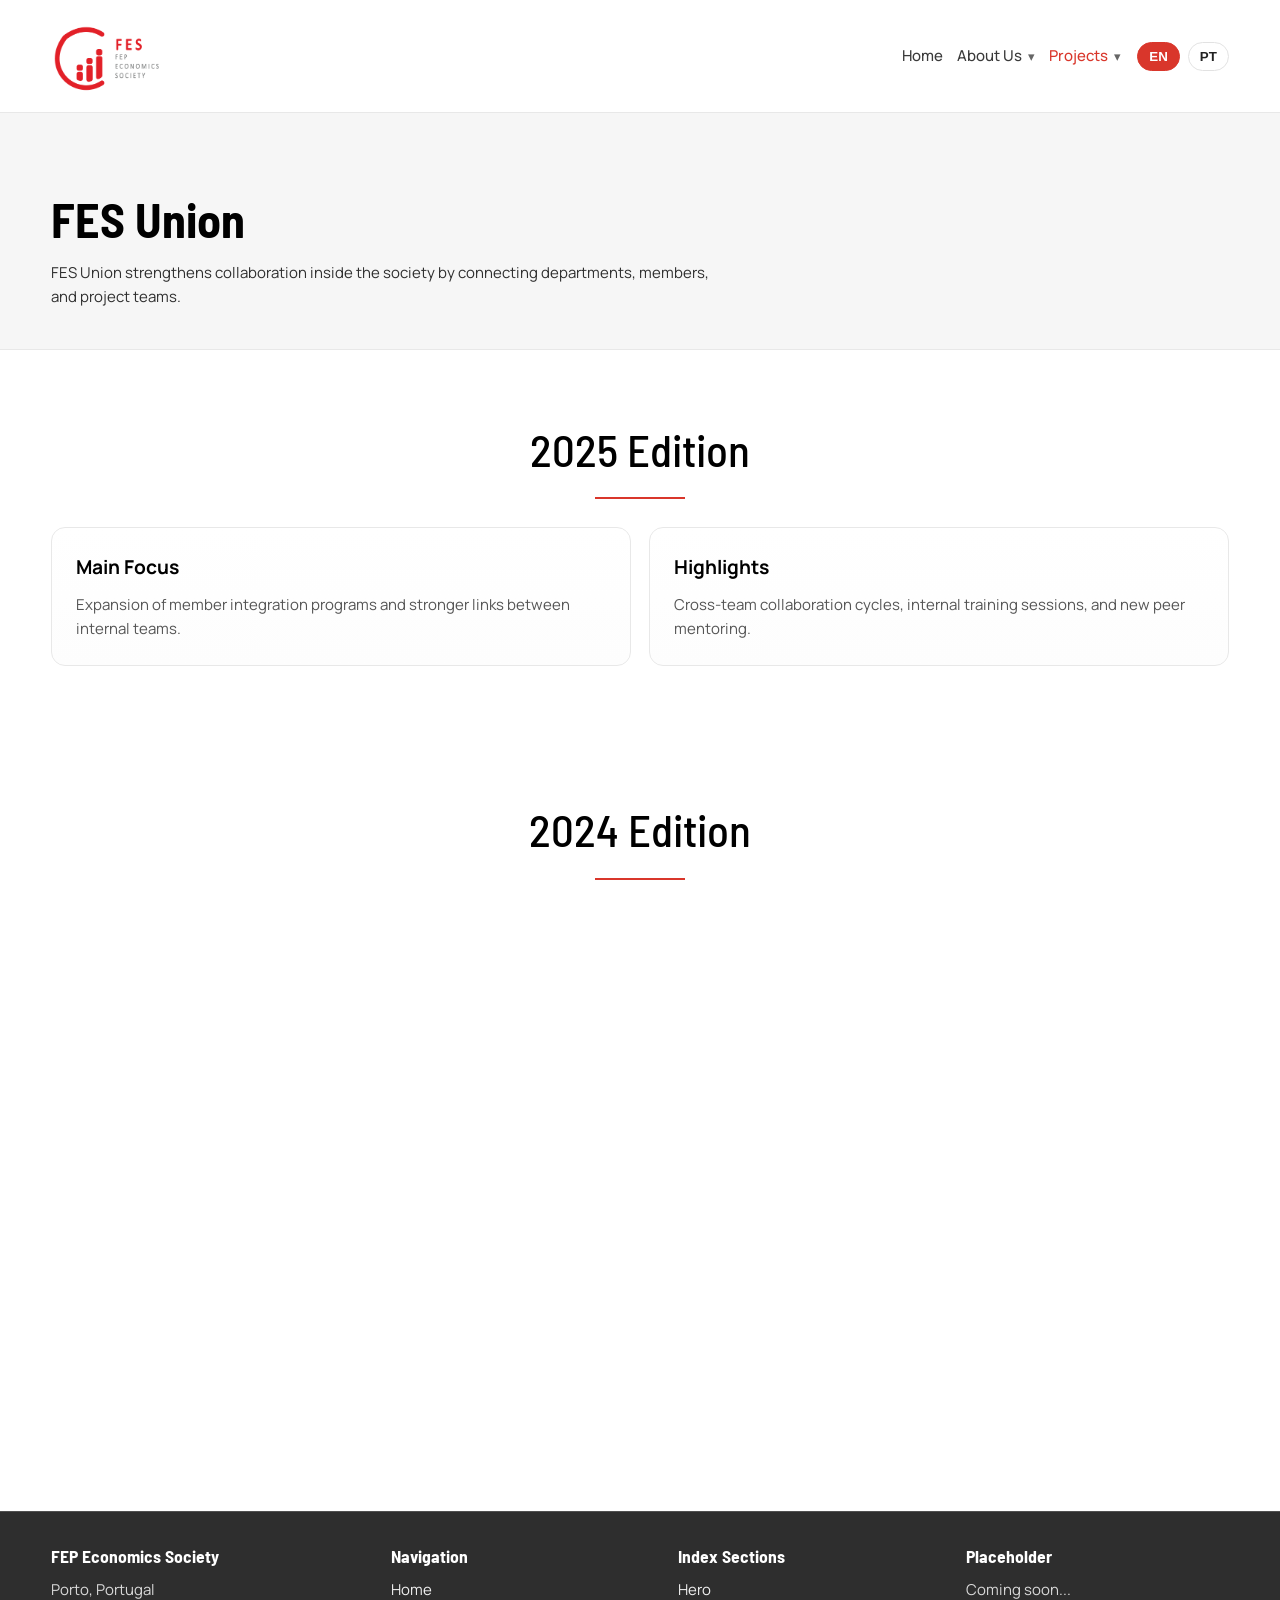
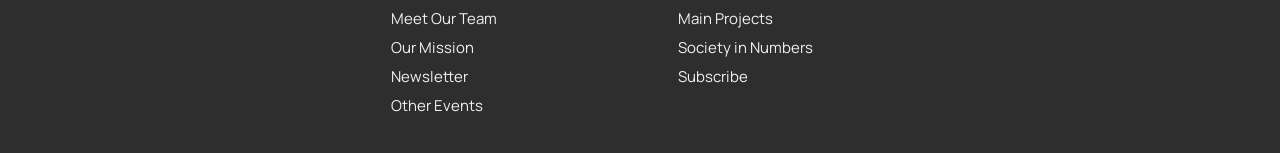
<file: fes-union.html>
﻿<!DOCTYPE html>
<html lang="en">
<head>
  <meta charset="UTF-8" />
  <meta name="viewport" content="width=device-width, initial-scale=1.0" />
  <title>FES Union | FEP Economics Society</title>
  <link rel="preconnect" href="https://fonts.googleapis.com" />
  <link rel="preconnect" href="https://fonts.gstatic.com" crossorigin />
  <link href="https://fonts.googleapis.com/css2?family=Montserrat:wght@400;500;600;700;800&display=swap" rel="stylesheet" />
  <link rel="stylesheet" href="assets/css/styles.css" />
</head>
<body>
  <header class="topbar">
    <div class="container nav">
      <a class="brand" href="index.html" aria-label="FEP Economics Society home">
        <img class="brand-logo" src="assets/images/logo-vetorial.png" alt="FEP Economics Society" />
      </a>
      <button class="menu-toggle" aria-expanded="false" data-en="Menu" data-pt="Menu">Menu</button>
      <div class="menu-panel">
        <nav class="nav-links">
          <a href="index.html" data-en="Home" data-pt="Inicio">Home</a>
          <details class="nav-dropdown">
            <summary data-en="About Us" data-pt="Sobre Nos">About Us</summary>
            <div class="dropdown-menu">
              <a href="team.html" data-en="Meet Our Team" data-pt="Conhece a Equipa">Meet Our Team</a>
              <a href="our-mission.html" data-en="Our Mission" data-pt="A Nossa Missao">Our Mission</a>
            </div>
          </details>
          <details class="nav-dropdown active-dropdown">
            <summary data-en="Projects" data-pt="Projetos">Projects</summary>
            <div class="dropdown-menu">
              <a href="newsletter.html" data-en="Newsletter" data-pt="Newsletter">Newsletter</a>
              <a class="active" href="fes-union.html" data-en="FES Union" data-pt="FES Union">FES Union</a>
              <a href="semana-orcamento-estado.html" data-en="State Budget Week" data-pt="Semana do Orcamento de Estado">State Budget Week</a>
              <a href="other-events.html" data-en="Other Events" data-pt="Outros Eventos">Other Events</a>
            </div>
          </details></nav>
        <div class="lang-switch">
          <button id="btn-en" class="active">EN</button>
          <button id="btn-pt">PT</button>
        </div>
      </div>
    </div>
  </header>

  <main>
    <section class="project-header">
      <div class="container">
        <h1 data-en="FES Union" data-pt="FES Union">FES Union</h1>
        <p data-en="FES Union strengthens collaboration inside the society by connecting departments, members, and project teams."
           data-pt="A FES Union reforca a colaboracao dentro da sociedade, ligando departamentos, membros e equipas de projeto.">
          FES Union strengthens collaboration inside the society by connecting departments, members, and project teams.
        </p>
      </div>
    </section>

    <section>
      <div class="container">
        <h2 class="section-title" data-en="2025 Edition" data-pt="Edicao 2025">2025 Edition</h2>
        <div class="grid-2">
          <article class="card">
            <h3 data-en="Main Focus" data-pt="Foco Principal">Main Focus</h3>
            <p data-en="Expansion of member integration programs and stronger links between internal teams."
               data-pt="Expansao dos programas de integracao de membros e ligacoes mais fortes entre equipas internas.">
              Expansion of member integration programs and stronger links between internal teams.
            </p>
          </article>
          <article class="card">
            <h3 data-en="Highlights" data-pt="Destaques">Highlights</h3>
            <p data-en="Cross-team collaboration cycles, internal training sessions, and new peer mentoring."
               data-pt="Ciclos de colaboracao entre equipas, sessoes internas de formacao e nova mentoria entre pares.">
              Cross-team collaboration cycles, internal training sessions, and new peer mentoring.
            </p>
          </article>
        </div>
      </div>
    </section>

    <section>
      <div class="container">
        <h2 class="section-title" data-en="2024 Edition" data-pt="Edicao 2024">2024 Edition</h2>
        <div class="grid-2">
          <article class="card">
            <h3 data-en="Main Focus" data-pt="Foco Principal">Main Focus</h3>
            <p data-en="Standardization of internal workflows and creation of shared planning frameworks."
               data-pt="Normalizacao de fluxos internos e criacao de estruturas partilhadas de planeamento.">
              Standardization of internal workflows and creation of shared planning frameworks.
            </p>
          </article>
          <article class="card">
            <h3 data-en="Highlights" data-pt="Destaques">Highlights</h3>
            <p data-en="Department coordination meetings and broader participation in joint activities."
               data-pt="Reunioes de coordenacao entre departamentos e maior participacao em atividades conjuntas.">
              Department coordination meetings and broader participation in joint activities.
            </p>
          </article>
        </div>
      </div>
    </section>

    <section>
      <div class="container">
        <h2 class="section-title" data-en="2023 Edition" data-pt="Edicao 2023">2023 Edition</h2>
        <div class="grid-2">
          <article class="card">
            <h3 data-en="Main Focus" data-pt="Foco Principal">Main Focus</h3>
            <p data-en="Foundation year dedicated to creating the FES Union structure and onboarding model."
               data-pt="Ano de base dedicado a criar a estrutura da FES Union e o modelo de onboarding.">
              Foundation year dedicated to creating the FES Union structure and onboarding model.
            </p>
          </article>
          <article class="card">
            <h3 data-en="Highlights" data-pt="Destaques">Highlights</h3>
            <p data-en="Pilot initiatives for member support and first internal collaboration roadmap."
               data-pt="Iniciativas-piloto de apoio aos membros e primeiro roteiro interno de colaboracao.">
              Pilot initiatives for member support and first internal collaboration roadmap.
            </p>
          </article>
        </div>
      </div>
    </section>
  </main>

    <footer>
    <div class="container footer-grid">
      <div class="footer-col">
        <h4 data-en="FEP Economics Society" data-pt="FEP Economics Society">FEP Economics Society</h4>
        <p data-en="Porto, Portugal" data-pt="Porto, Portugal">Porto, Portugal</p>
      </div>
      <div class="footer-col">
        <h4 data-en="Navigation" data-pt="Navegacao">Navigation</h4>
        <a href="index.html" data-en="Home" data-pt="Inicio">Home</a>
        <a href="team.html" data-en="Meet Our Team" data-pt="Conhece a Equipa">Meet Our Team</a>
              <a href="our-mission.html" data-en="Our Mission" data-pt="A Nossa Missao">Our Mission</a>
        <a href="newsletter.html" data-en="Newsletter" data-pt="Newsletter">Newsletter</a>
        <a href="other-events.html" data-en="Other Events" data-pt="Outros Eventos">Other Events</a>
      </div>
      <div class="footer-col">
        <h4 data-en="Index Sections" data-pt="Secoes da Pagina Inicial">Index Sections</h4>
        <a href="index.html#home-hero" data-en="Hero" data-pt="Capa">Hero</a>
        <a href="index.html#main-projects" data-en="Main Projects" data-pt="Projetos Principais">Main Projects</a>
        <a href="index.html#society-numbers" data-en="Society in Numbers" data-pt="Sociedade em Numeros">Society in Numbers</a>
        <a href="index.html#subscribe-newsletter" data-en="Subscribe" data-pt="Subscricao">Subscribe</a>
      </div>
      <div class="footer-col">
        <h4 data-en="Placeholder" data-pt="Espaco Reservado">Placeholder</h4>
        <p data-en="Coming soon..." data-pt="Em breve...">Coming soon...</p>
      </div>
    </div>
  </footer>
  <script src="assets/js/script.js"></script>
</body>
</html>
</file>
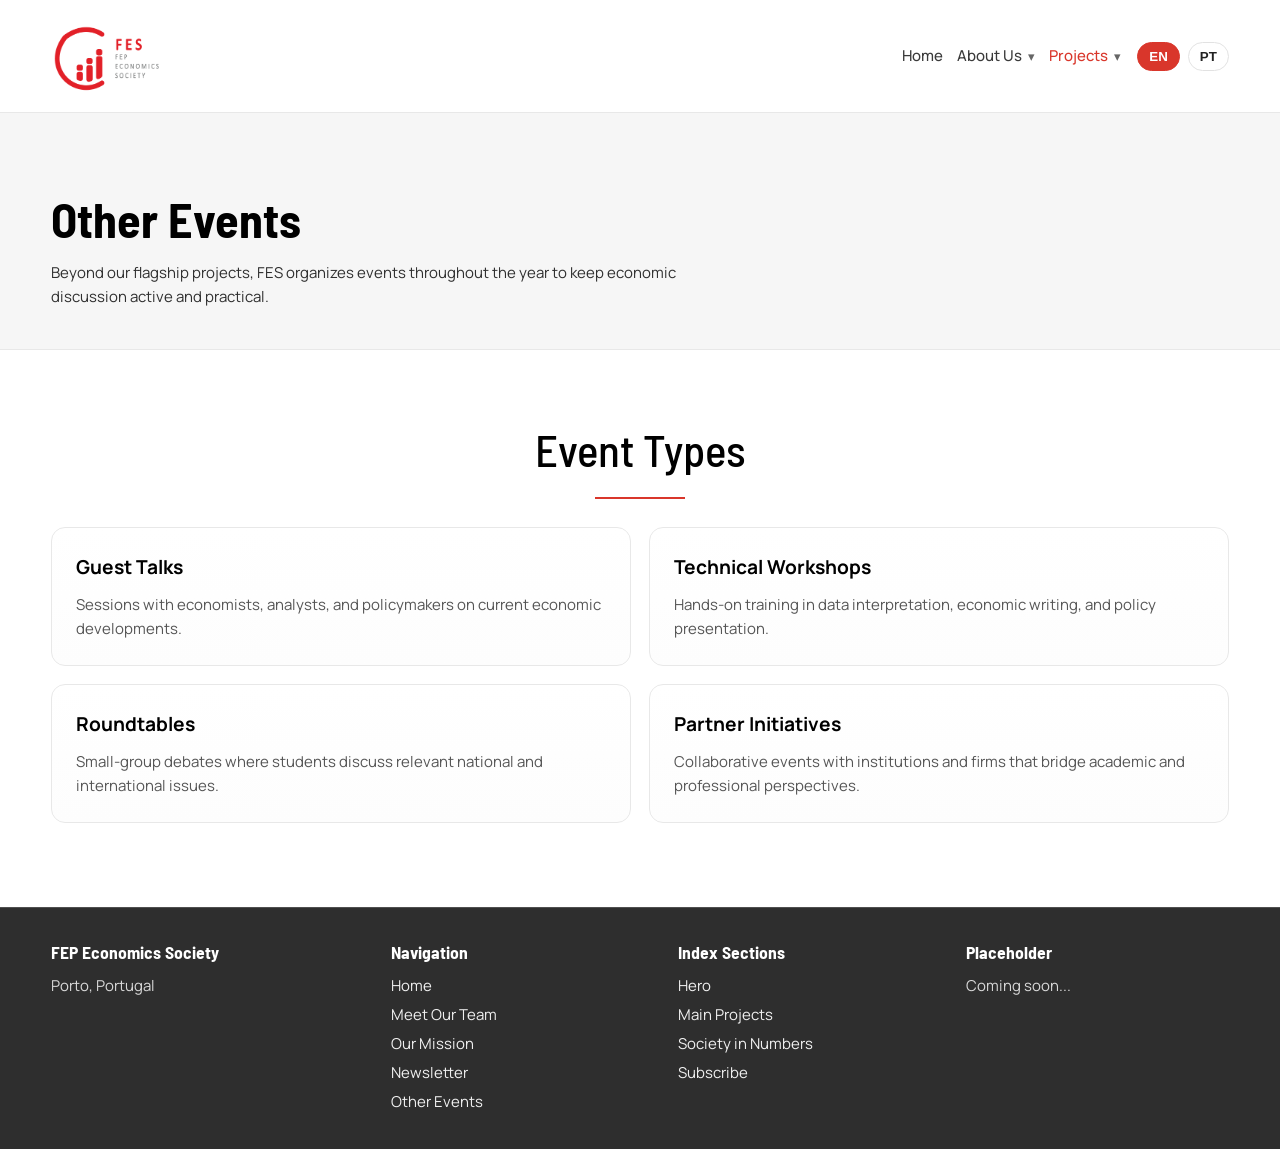
<file: other-events.html>
﻿<!DOCTYPE html>
<html lang="en">
<head>
  <meta charset="UTF-8" />
  <meta name="viewport" content="width=device-width, initial-scale=1.0" />
  <title>Other Events | FEP Economics Society</title>
  <link rel="preconnect" href="https://fonts.googleapis.com" />
  <link rel="preconnect" href="https://fonts.gstatic.com" crossorigin />
  <link href="https://fonts.googleapis.com/css2?family=Montserrat:wght@400;500;600;700;800&display=swap" rel="stylesheet" />
  <link rel="stylesheet" href="assets/css/styles.css" />
</head>
<body>
  <header class="topbar">
    <div class="container nav">
      <a class="brand" href="index.html" aria-label="FEP Economics Society home">
        <img class="brand-logo" src="assets/images/logo-vetorial.png" alt="FEP Economics Society" />
      </a>
      <button class="menu-toggle" aria-expanded="false" data-en="Menu" data-pt="Menu">Menu</button>
      <div class="menu-panel">
        <nav class="nav-links">
          <a href="index.html" data-en="Home" data-pt="Inicio">Home</a>
          <details class="nav-dropdown">
            <summary data-en="About Us" data-pt="Sobre Nos">About Us</summary>
            <div class="dropdown-menu">
              <a href="team.html" data-en="Meet Our Team" data-pt="Conhece a Equipa">Meet Our Team</a>
              <a href="our-mission.html" data-en="Our Mission" data-pt="A Nossa Missao">Our Mission</a>
            </div>
          </details>
          <details class="nav-dropdown active-dropdown">
            <summary data-en="Projects" data-pt="Projetos">Projects</summary>
            <div class="dropdown-menu">
              <a href="newsletter.html" data-en="Newsletter" data-pt="Newsletter">Newsletter</a>
              <a href="fes-union.html" data-en="FES Union" data-pt="FES Union">FES Union</a>
              <a href="semana-orcamento-estado.html" data-en="State Budget Week" data-pt="Semana do Orcamento de Estado">State Budget Week</a>
              <a class="active" href="other-events.html" data-en="Other Events" data-pt="Outros Eventos">Other Events</a>
            </div>
          </details></nav>
        <div class="lang-switch">
          <button id="btn-en" class="active">EN</button>
          <button id="btn-pt">PT</button>
        </div>
      </div>
    </div>
  </header>

  <main>
    <section class="project-header">
      <div class="container">
        <h1 data-en="Other Events" data-pt="Outros Eventos">Other Events</h1>
        <p data-en="Beyond our flagship projects, FES organizes events throughout the year to keep economic discussion active and practical."
           data-pt="Para alem dos projetos principais, a FES organiza eventos ao longo do ano para manter a discussao economica ativa e pratica.">
          Beyond our flagship projects, FES organizes events throughout the year to keep economic discussion active and practical.
        </p>
      </div>
    </section>

    <section>
      <div class="container">
        <h2 class="section-title" data-en="Event Types" data-pt="Tipos de Eventos">Event Types</h2>
        <div class="grid-2">
          <article class="card">
            <h3 data-en="Guest Talks" data-pt="Palestras com Convidados">Guest Talks</h3>
            <p data-en="Sessions with economists, analysts, and policymakers on current economic developments."
               data-pt="Sessoes com economistas, analistas e decisores sobre desenvolvimentos economicos atuais.">
              Sessions with economists, analysts, and policymakers on current economic developments.
            </p>
          </article>
          <article class="card">
            <h3 data-en="Technical Workshops" data-pt="Workshops Tecnicos">Technical Workshops</h3>
            <p data-en="Hands-on training in data interpretation, economic writing, and policy presentation."
               data-pt="Formacao pratica em interpretacao de dados, escrita economica e apresentacao de politica publica.">
              Hands-on training in data interpretation, economic writing, and policy presentation.
            </p>
          </article>
          <article class="card">
            <h3 data-en="Roundtables" data-pt="Mesas Redondas">Roundtables</h3>
            <p data-en="Small-group debates where students discuss relevant national and international issues."
               data-pt="Debates em pequenos grupos onde estudantes discutem temas nacionais e internacionais relevantes.">
              Small-group debates where students discuss relevant national and international issues.
            </p>
          </article>
          <article class="card">
            <h3 data-en="Partner Initiatives" data-pt="Iniciativas com Parceiros">Partner Initiatives</h3>
            <p data-en="Collaborative events with institutions and firms that bridge academic and professional perspectives."
               data-pt="Eventos colaborativos com instituicoes e empresas que ligam perspetivas academicas e profissionais.">
              Collaborative events with institutions and firms that bridge academic and professional perspectives.
            </p>
          </article>
        </div>
      </div>
    </section>
  </main>

    <footer>
    <div class="container footer-grid">
      <div class="footer-col">
        <h4 data-en="FEP Economics Society" data-pt="FEP Economics Society">FEP Economics Society</h4>
        <p data-en="Porto, Portugal" data-pt="Porto, Portugal">Porto, Portugal</p>
      </div>
      <div class="footer-col">
        <h4 data-en="Navigation" data-pt="Navegacao">Navigation</h4>
        <a href="index.html" data-en="Home" data-pt="Inicio">Home</a>
        <a href="team.html" data-en="Meet Our Team" data-pt="Conhece a Equipa">Meet Our Team</a>
              <a href="our-mission.html" data-en="Our Mission" data-pt="A Nossa Missao">Our Mission</a>
        <a href="newsletter.html" data-en="Newsletter" data-pt="Newsletter">Newsletter</a>
        <a href="other-events.html" data-en="Other Events" data-pt="Outros Eventos">Other Events</a>
      </div>
      <div class="footer-col">
        <h4 data-en="Index Sections" data-pt="Secoes da Pagina Inicial">Index Sections</h4>
        <a href="index.html#home-hero" data-en="Hero" data-pt="Capa">Hero</a>
        <a href="index.html#main-projects" data-en="Main Projects" data-pt="Projetos Principais">Main Projects</a>
        <a href="index.html#society-numbers" data-en="Society in Numbers" data-pt="Sociedade em Numeros">Society in Numbers</a>
        <a href="index.html#subscribe-newsletter" data-en="Subscribe" data-pt="Subscricao">Subscribe</a>
      </div>
      <div class="footer-col">
        <h4 data-en="Placeholder" data-pt="Espaco Reservado">Placeholder</h4>
        <p data-en="Coming soon..." data-pt="Em breve...">Coming soon...</p>
      </div>
    </div>
  </footer>
  <script src="assets/js/script.js"></script>
</body>
</html>
</file>
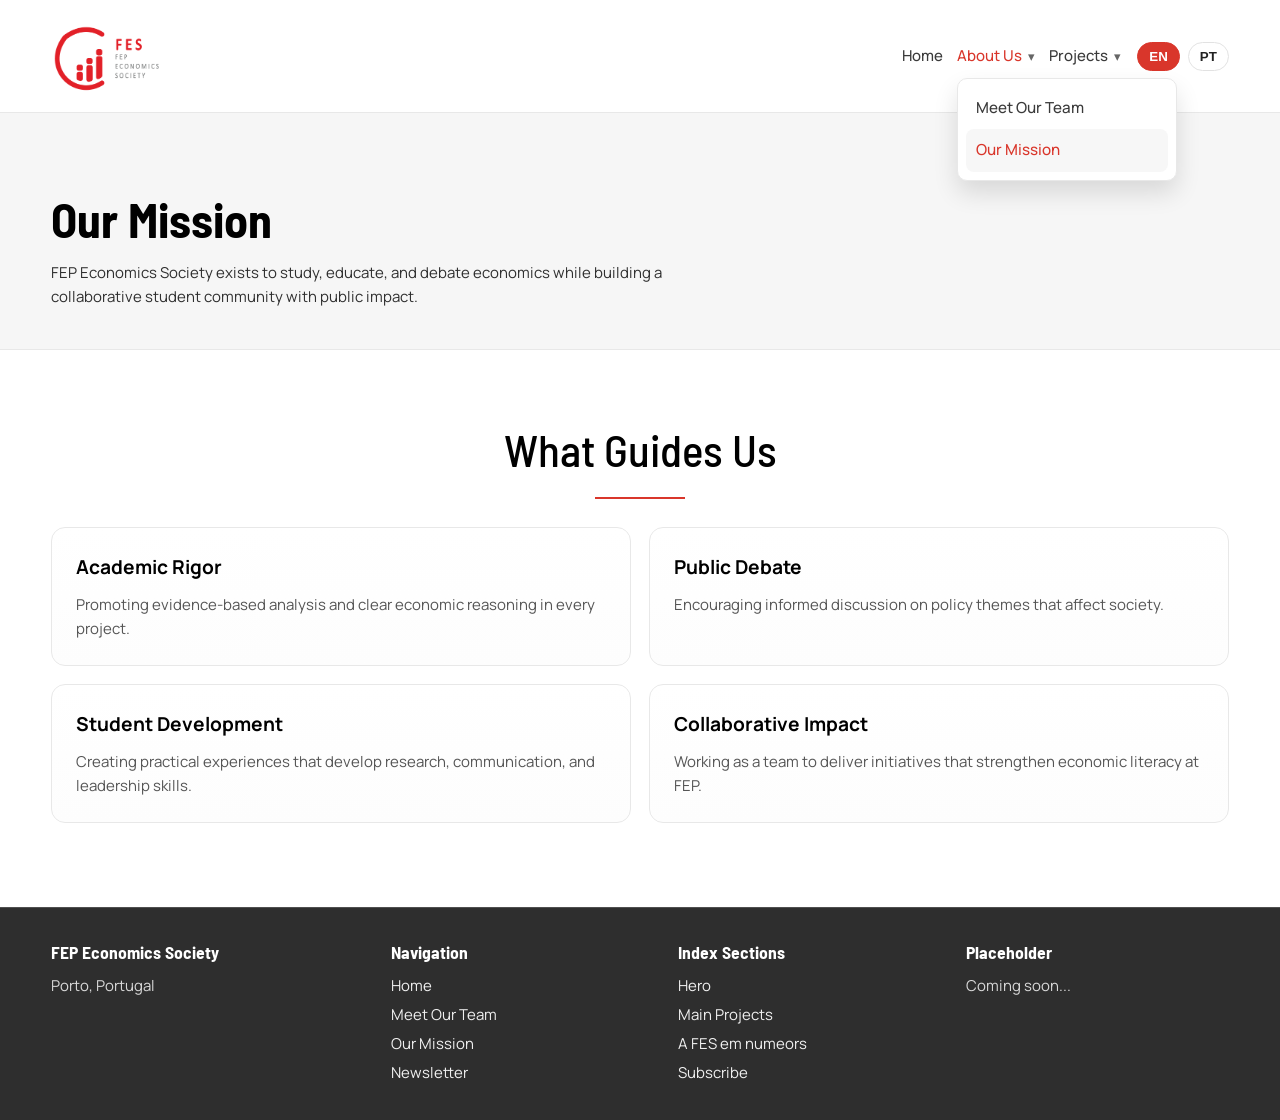
<file: our-mission.html>
﻿<!DOCTYPE html>
<html lang="en">
<head>
  <meta charset="UTF-8" />
  <meta name="viewport" content="width=device-width, initial-scale=1.0" />
  <title>Our Mission | FEP Economics Society</title>
  <link rel="preconnect" href="https://fonts.googleapis.com" />
  <link rel="preconnect" href="https://fonts.gstatic.com" crossorigin />
  <link href="https://fonts.googleapis.com/css2?family=Montserrat:wght@400;500;600;700;800&display=swap" rel="stylesheet" />
  <link rel="stylesheet" href="assets/css/styles.css" />
</head>
<body>
  <header class="topbar">
    <div class="container nav">
      <a class="brand" href="index.html" aria-label="FEP Economics Society home">
        <img class="brand-logo" src="assets/images/logo-vetorial.png" alt="FEP Economics Society" />
      </a>
      <button class="menu-toggle" aria-expanded="false" data-en="Menu" data-pt="Menu">Menu</button>
      <div class="menu-panel">
        <nav class="nav-links">
          <a href="index.html" data-en="Home" data-pt="Inicio">Home</a>
          <details class="nav-dropdown active-dropdown" open>
            <summary data-en="About Us" data-pt="Sobre Nos">About Us</summary>
            <div class="dropdown-menu">
              <a href="team.html" data-en="Meet Our Team" data-pt="Conhece a Equipa">Meet Our Team</a>
              <a class="active" href="our-mission.html" data-en="Our Mission" data-pt="A Nossa Missao">Our Mission</a>
            </div>
          </details>
          <details class="nav-dropdown">
            <summary data-en="Projects" data-pt="Projetos">Projects</summary>
            <div class="dropdown-menu">
              <a href="newsletter.html" data-en="Newsletter" data-pt="Newsletter">Newsletter</a>
              <a href="fes-union.html" data-en="FES Union" data-pt="FES Union">FES Union</a>
              <a href="semana-orcamento-estado.html" data-en="State Budget Week" data-pt="Semana do Orcamento de Estado">State Budget Week</a>
              <a href="other-events.html" data-en="Other Events" data-pt="Outros Eventos">Other Events</a>
            </div>
          </details>
        </nav>
        <div class="lang-switch">
          <button id="btn-en" class="active">EN</button>
          <button id="btn-pt">PT</button>
        </div>
      </div>
    </div>
  </header>

  <main>
    <section class="project-header">
      <div class="container">
        <h1 data-en="Our Mission" data-pt="A Nossa Missao">Our Mission</h1>
        <p
          data-en="FEP Economics Society exists to study, educate, and debate economics while building a collaborative student community with public impact."
          data-pt="A FEP Economics Society existe para estudar, educar e debater economia, criando uma comunidade estudantil colaborativa com impacto publico."
        >
          FEP Economics Society exists to study, educate, and debate economics while building a collaborative student community with public impact.
        </p>
      </div>
    </section>

    <section>
      <div class="container">
        <h2 class="section-title" data-en="What Guides Us" data-pt="O Que Nos Guia">What Guides Us</h2>
        <div class="grid-2">
          <article class="card">
            <h3 data-en="Academic Rigor" data-pt="Rigor Academico">Academic Rigor</h3>
            <p
              data-en="Promoting evidence-based analysis and clear economic reasoning in every project."
              data-pt="Promover analise baseada em evidencia e raciocinio economico claro em cada projeto."
            >
              Promoting evidence-based analysis and clear economic reasoning in every project.
            </p>
          </article>
          <article class="card">
            <h3 data-en="Public Debate" data-pt="Debate Publico">Public Debate</h3>
            <p
              data-en="Encouraging informed discussion on policy themes that affect society."
              data-pt="Incentivar discussao informada sobre temas de politica que afetam a sociedade."
            >
              Encouraging informed discussion on policy themes that affect society.
            </p>
          </article>
          <article class="card">
            <h3 data-en="Student Development" data-pt="Desenvolvimento Estudantil">Student Development</h3>
            <p
              data-en="Creating practical experiences that develop research, communication, and leadership skills."
              data-pt="Criar experiencias praticas que desenvolvam competencias de pesquisa, comunicacao e lideranca."
            >
              Creating practical experiences that develop research, communication, and leadership skills.
            </p>
          </article>
          <article class="card">
            <h3 data-en="Collaborative Impact" data-pt="Impacto Colaborativo">Collaborative Impact</h3>
            <p
              data-en="Working as a team to deliver initiatives that strengthen economic literacy at FEP."
              data-pt="Trabalhar em equipa para realizar iniciativas que reforcem a literacia economica na FEP."
            >
              Working as a team to deliver initiatives that strengthen economic literacy at FEP.
            </p>
          </article>
        </div>
      </div>
    </section>
  </main>

  <footer>
    <div class="container footer-grid">
      <div class="footer-col">
        <h4 data-en="FEP Economics Society" data-pt="FEP Economics Society">FEP Economics Society</h4>
        <p data-en="Porto, Portugal" data-pt="Porto, Portugal">Porto, Portugal</p>
      </div>
      <div class="footer-col">
        <h4 data-en="Navigation" data-pt="Navegacao">Navigation</h4>
        <a href="index.html" data-en="Home" data-pt="Inicio">Home</a>
        <a href="team.html" data-en="Meet Our Team" data-pt="Conhece a Equipa">Meet Our Team</a>
        <a href="our-mission.html" data-en="Our Mission" data-pt="A Nossa Missao">Our Mission</a>
        <a href="newsletter.html" data-en="Newsletter" data-pt="Newsletter">Newsletter</a>
      </div>
      <div class="footer-col">
        <h4 data-en="Index Sections" data-pt="Secoes da Pagina Inicial">Index Sections</h4>
        <a href="index.html#home-hero" data-en="Hero" data-pt="Capa">Hero</a>
        <a href="index.html#main-projects" data-en="Main Projects" data-pt="Projetos Principais">Main Projects</a>
        <a href="index.html#society-numbers" data-en="A FES em numeors" data-pt="A FES em numeors">A FES em numeors</a>
        <a href="index.html#subscribe-newsletter" data-en="Subscribe" data-pt="Subscricao">Subscribe</a>
      </div>
      <div class="footer-col">
        <h4 data-en="Placeholder" data-pt="Espaco Reservado">Placeholder</h4>
        <p data-en="Coming soon..." data-pt="Em breve...">Coming soon...</p>
      </div>
    </div>
  </footer>

  <script src="assets/js/script.js"></script>
</body>
</html>
</file>
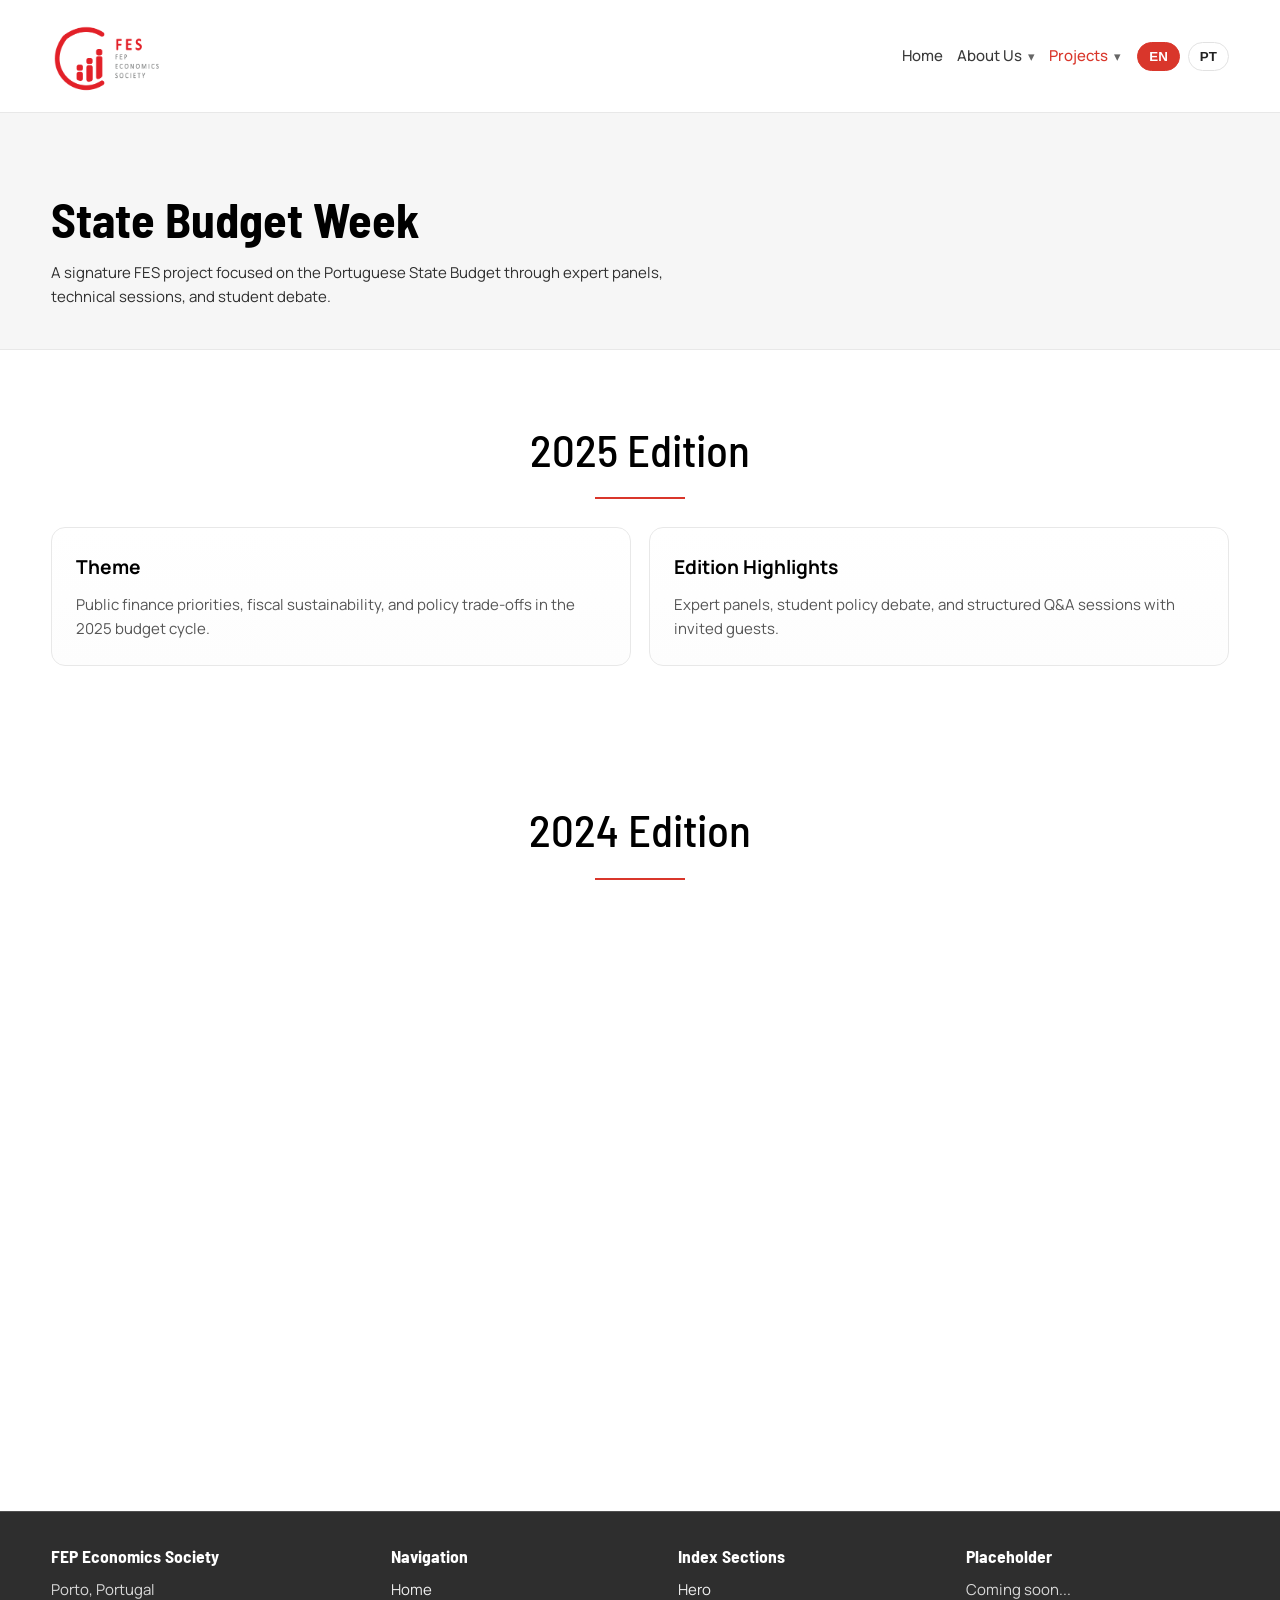
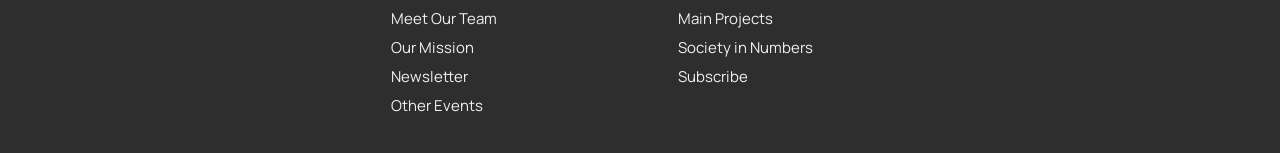
<file: semana-orcamento-estado.html>
﻿<!DOCTYPE html>
<html lang="en">
<head>
  <meta charset="UTF-8" />
  <meta name="viewport" content="width=device-width, initial-scale=1.0" />
  <title>State Budget Week | FEP Economics Society</title>
  <link rel="preconnect" href="https://fonts.googleapis.com" />
  <link rel="preconnect" href="https://fonts.gstatic.com" crossorigin />
  <link href="https://fonts.googleapis.com/css2?family=Montserrat:wght@400;500;600;700;800&display=swap" rel="stylesheet" />
  <link rel="stylesheet" href="assets/css/styles.css" />
</head>
<body>
  <header class="topbar">
    <div class="container nav">
      <a class="brand" href="index.html" aria-label="FEP Economics Society home">
        <img class="brand-logo" src="assets/images/logo-vetorial.png" alt="FEP Economics Society" />
      </a>
      <button class="menu-toggle" aria-expanded="false" data-en="Menu" data-pt="Menu">Menu</button>
      <div class="menu-panel">
        <nav class="nav-links">
          <a href="index.html" data-en="Home" data-pt="Inicio">Home</a>
          <details class="nav-dropdown">
            <summary data-en="About Us" data-pt="Sobre Nos">About Us</summary>
            <div class="dropdown-menu">
              <a href="team.html" data-en="Meet Our Team" data-pt="Conhece a Equipa">Meet Our Team</a>
              <a href="our-mission.html" data-en="Our Mission" data-pt="A Nossa Missao">Our Mission</a>
            </div>
          </details>
          <details class="nav-dropdown active-dropdown">
            <summary data-en="Projects" data-pt="Projetos">Projects</summary>
            <div class="dropdown-menu">
              <a href="newsletter.html" data-en="Newsletter" data-pt="Newsletter">Newsletter</a>
              <a href="fes-union.html" data-en="FES Union" data-pt="FES Union">FES Union</a>
              <a class="active" href="semana-orcamento-estado.html" data-en="State Budget Week" data-pt="Semana do Orcamento de Estado">State Budget Week</a>
              <a href="other-events.html" data-en="Other Events" data-pt="Outros Eventos">Other Events</a>
            </div>
          </details></nav>
        <div class="lang-switch">
          <button id="btn-en" class="active">EN</button>
          <button id="btn-pt">PT</button>
        </div>
      </div>
    </div>
  </header>

  <main>
    <section class="project-header">
      <div class="container">
        <h1 data-en="State Budget Week" data-pt="Semana do Orcamento de Estado">State Budget Week</h1>
        <p data-en="A signature FES project focused on the Portuguese State Budget through expert panels, technical sessions, and student debate."
           data-pt="Um projeto de referencia da FES focado no Orcamento de Estado portugues com paineis de especialistas, sessoes tecnicas e debate estudantil.">
          A signature FES project focused on the Portuguese State Budget through expert panels, technical sessions, and student debate.
        </p>
      </div>
    </section>

    <section>
      <div class="container">
        <h2 class="section-title" data-en="2025 Edition" data-pt="Edicao 2025">2025 Edition</h2>
        <div class="grid-2">
          <article class="card">
            <h3 data-en="Theme" data-pt="Tema">Theme</h3>
            <p data-en="Public finance priorities, fiscal sustainability, and policy trade-offs in the 2025 budget cycle."
               data-pt="Prioridades de financas publicas, sustentabilidade fiscal e escolhas de politica no ciclo do Orcamento 2025.">
              Public finance priorities, fiscal sustainability, and policy trade-offs in the 2025 budget cycle.
            </p>
          </article>
          <article class="card">
            <h3 data-en="Edition Highlights" data-pt="Destaques da Edicao">Edition Highlights</h3>
            <p data-en="Expert panels, student policy debate, and structured Q&A sessions with invited guests."
               data-pt="Paineis com especialistas, debate de politica por estudantes e sessoes de perguntas com convidados.">
              Expert panels, student policy debate, and structured Q&A sessions with invited guests.
            </p>
          </article>
        </div>
      </div>
    </section>

    <section>
      <div class="container">
        <h2 class="section-title" data-en="2024 Edition" data-pt="Edicao 2024">2024 Edition</h2>
        <div class="grid-2">
          <article class="card">
            <h3 data-en="Theme" data-pt="Tema">Theme</h3>
            <p data-en="Inflation pressures, social support measures, and tax policy impact across sectors."
               data-pt="Pressao inflacionista, medidas de apoio social e impacto da politica fiscal nos setores.">
              Inflation pressures, social support measures, and tax policy impact across sectors.
            </p>
          </article>
          <article class="card">
            <h3 data-en="Edition Highlights" data-pt="Destaques da Edicao">Edition Highlights</h3>
            <p data-en="Sector breakdown sessions and comparative analysis with previous budget frameworks."
               data-pt="Sessoes de analise setorial e comparacao com estruturas orcamentais anteriores.">
              Sector breakdown sessions and comparative analysis with previous budget frameworks.
            </p>
          </article>
        </div>
      </div>
    </section>

    <section>
      <div class="container">
        <h2 class="section-title" data-en="2023 Edition" data-pt="Edicao 2023">2023 Edition</h2>
        <div class="grid-2">
          <article class="card">
            <h3 data-en="Theme" data-pt="Tema">Theme</h3>
            <p data-en="Energy transition costs, growth assumptions, and budget execution risks."
               data-pt="Custos da transicao energetica, pressupostos de crescimento e riscos de execucao orcamental.">
              Energy transition costs, growth assumptions, and budget execution risks.
            </p>
          </article>
          <article class="card">
            <h3 data-en="Edition Highlights" data-pt="Destaques da Edicao">Edition Highlights</h3>
            <p data-en="Foundational edition with introductory sessions and broad student engagement."
               data-pt="Edicao de base com sessoes introdutorias e participacao alargada de estudantes.">
              Foundational edition with introductory sessions and broad student engagement.
            </p>
          </article>
        </div>
      </div>
    </section>
  </main>

    <footer>
    <div class="container footer-grid">
      <div class="footer-col">
        <h4 data-en="FEP Economics Society" data-pt="FEP Economics Society">FEP Economics Society</h4>
        <p data-en="Porto, Portugal" data-pt="Porto, Portugal">Porto, Portugal</p>
      </div>
      <div class="footer-col">
        <h4 data-en="Navigation" data-pt="Navegacao">Navigation</h4>
        <a href="index.html" data-en="Home" data-pt="Inicio">Home</a>
        <a href="team.html" data-en="Meet Our Team" data-pt="Conhece a Equipa">Meet Our Team</a>
              <a href="our-mission.html" data-en="Our Mission" data-pt="A Nossa Missao">Our Mission</a>
        <a href="newsletter.html" data-en="Newsletter" data-pt="Newsletter">Newsletter</a>
        <a href="other-events.html" data-en="Other Events" data-pt="Outros Eventos">Other Events</a>
      </div>
      <div class="footer-col">
        <h4 data-en="Index Sections" data-pt="Secoes da Pagina Inicial">Index Sections</h4>
        <a href="index.html#home-hero" data-en="Hero" data-pt="Capa">Hero</a>
        <a href="index.html#main-projects" data-en="Main Projects" data-pt="Projetos Principais">Main Projects</a>
        <a href="index.html#society-numbers" data-en="Society in Numbers" data-pt="Sociedade em Numeros">Society in Numbers</a>
        <a href="index.html#subscribe-newsletter" data-en="Subscribe" data-pt="Subscricao">Subscribe</a>
      </div>
      <div class="footer-col">
        <h4 data-en="Placeholder" data-pt="Espaco Reservado">Placeholder</h4>
        <p data-en="Coming soon..." data-pt="Em breve...">Coming soon...</p>
      </div>
    </div>
  </footer>
  <script src="assets/js/script.js"></script>
</body>
</html>
</file>
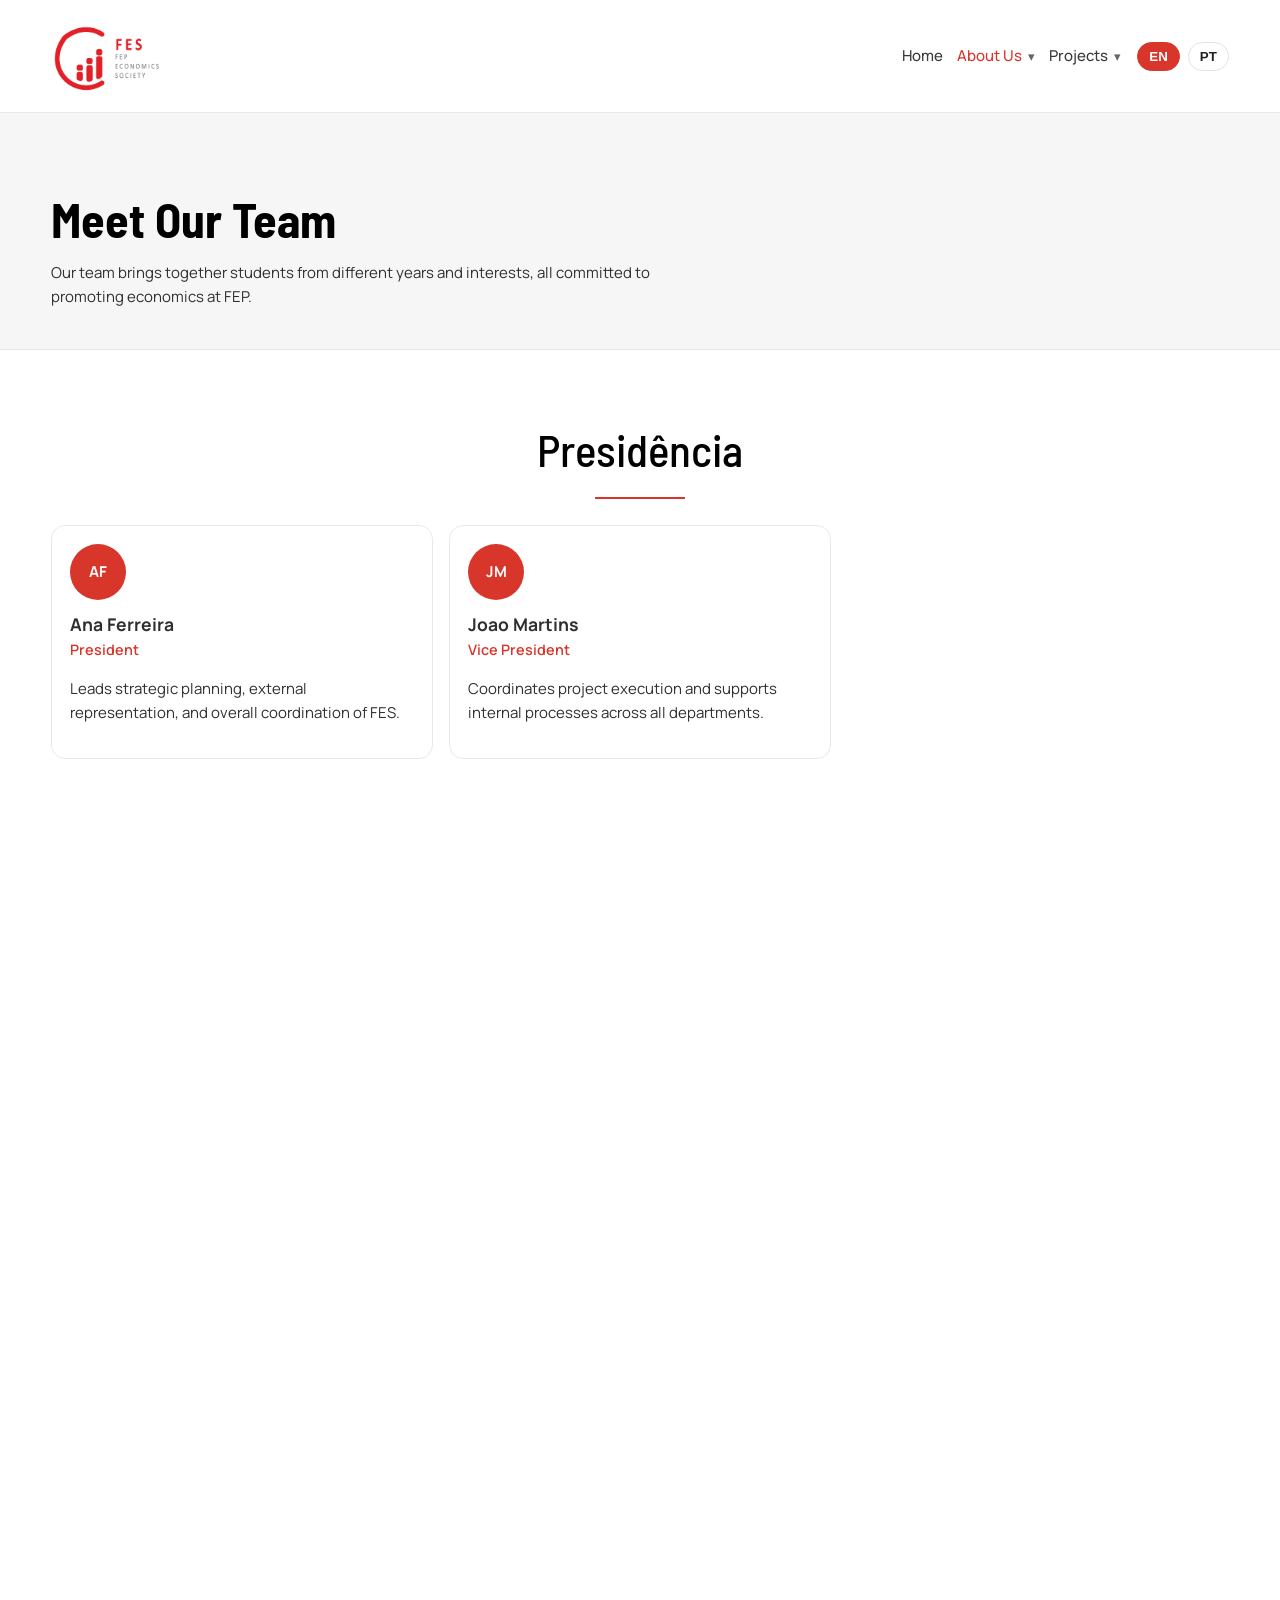
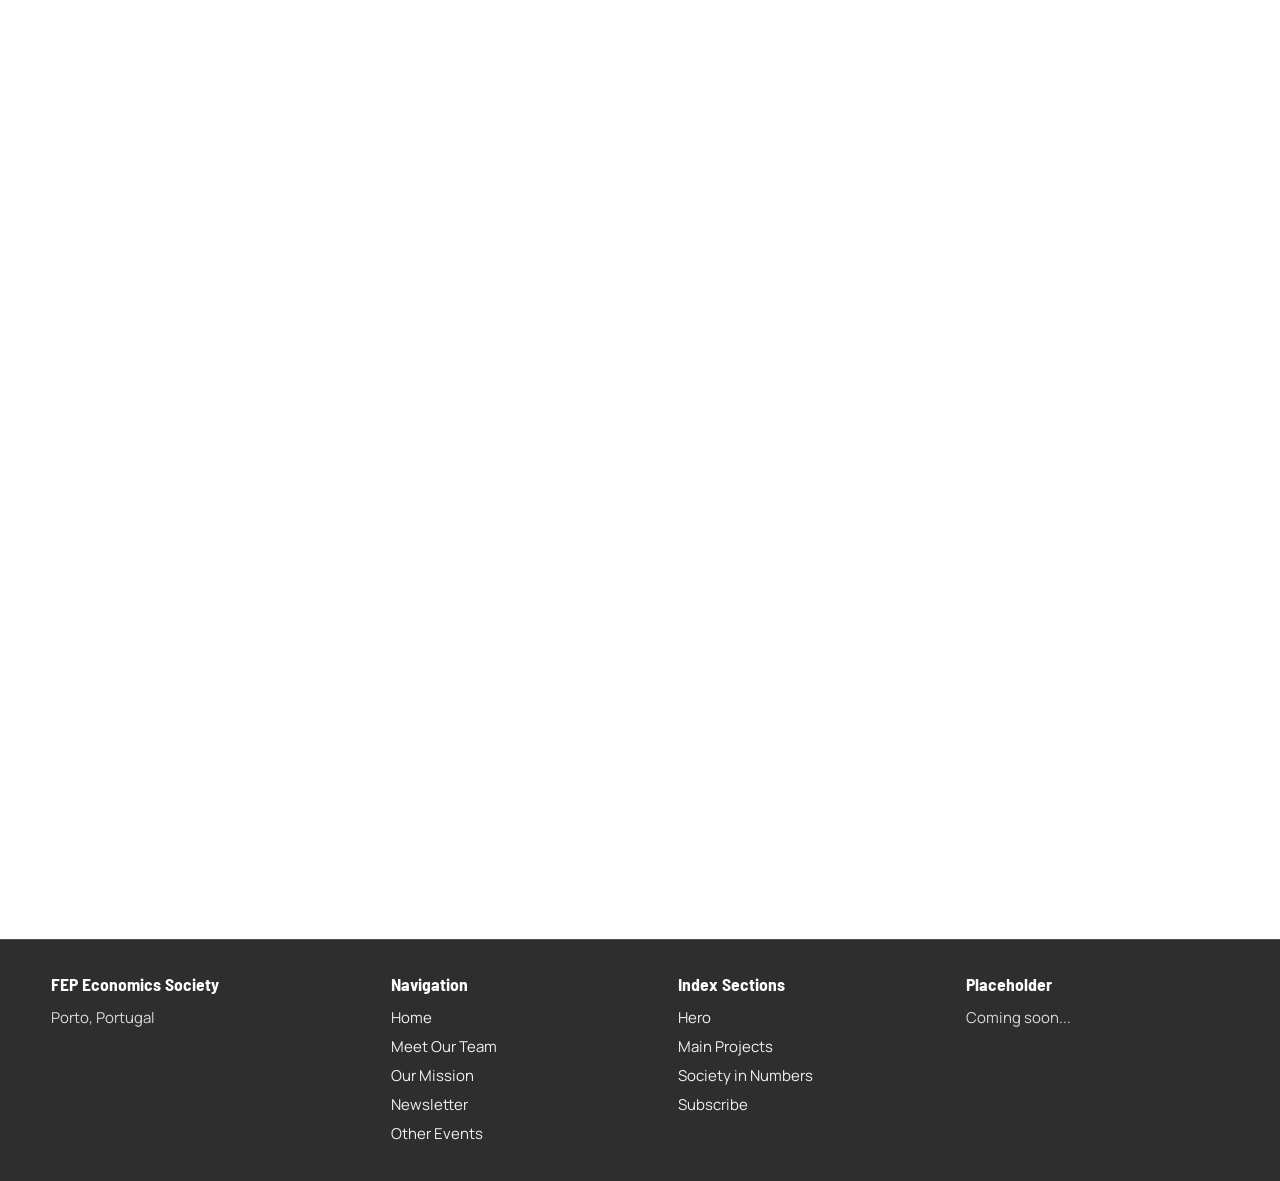
<file: team.html>
﻿<!DOCTYPE html>
<html lang="en">
<head>
  <meta charset="UTF-8" />
  <meta name="viewport" content="width=device-width, initial-scale=1.0" />
  <title>Meet Our Team | FEP Economics Society</title>
  <link rel="preconnect" href="https://fonts.googleapis.com" />
  <link rel="preconnect" href="https://fonts.gstatic.com" crossorigin />
  <link href="https://fonts.googleapis.com/css2?family=Montserrat:wght@400;500;600;700;800&display=swap" rel="stylesheet" />
  <link rel="stylesheet" href="assets/css/styles.css" />
</head>
<body>
  <header class="topbar">
    <div class="container nav">
      <a class="brand" href="index.html" aria-label="FEP Economics Society home">
        <img class="brand-logo" src="assets/images/logo-vetorial.png" alt="FEP Economics Society" />
      </a>
      <button class="menu-toggle" aria-expanded="false" data-en="Menu" data-pt="Menu">Menu</button>
      <div class="menu-panel">
        <nav class="nav-links">
          <a href="index.html" data-en="Home" data-pt="Inicio">Home</a>
          <details class="nav-dropdown active-dropdown">
            <summary data-en="About Us" data-pt="Sobre Nos">About Us</summary>
            <div class="dropdown-menu">
              <a class="active" href="team.html" data-en="Meet Our Team" data-pt="Conhece a Equipa">Meet Our Team</a>
              <a href="our-mission.html" data-en="Our Mission" data-pt="A Nossa Missao">Our Mission</a>
            </div>
          </details>
          <details class="nav-dropdown">
            <summary data-en="Projects" data-pt="Projetos">Projects</summary>
            <div class="dropdown-menu">
              <a href="newsletter.html" data-en="Newsletter" data-pt="Newsletter">Newsletter</a>
              <a href="fes-union.html" data-en="FES Union" data-pt="FES Union">FES Union</a>
              <a href="semana-orcamento-estado.html" data-en="State Budget Week" data-pt="Semana do Orcamento de Estado">State Budget Week</a>
              <a href="other-events.html" data-en="Other Events" data-pt="Outros Eventos">Other Events</a>
            </div>
          </details></nav>
        <div class="lang-switch">
          <button id="btn-en" class="active">EN</button>
          <button id="btn-pt">PT</button>
        </div>
      </div>
    </div>
  </header>

  <main>
    <section class="project-header">
      <div class="container">
        <h1 data-en="Meet Our Team" data-pt="Conhece a Equipa">Meet Our Team</h1>
        <p data-en="Our team brings together students from different years and interests, all committed to promoting economics at FEP."
           data-pt="A nossa equipa junta estudantes de diferentes anos e interesses, todos comprometidos em promover a economia na FEP.">
          Our team brings together students from different years and interests, all committed to promoting economics at FEP.
        </p>
      </div>
    </section>

    <section>
      <div class="container">
        <h2 class="section-title" data-en="Presidência" data-pt="Presidência">Presidência</h2>
        <div class="people">
          <article class="person">
            <div class="avatar">AF</div>
            <h3>Ana Ferreira</h3>
            <span class="role" data-en="President" data-pt="Presidente">President</span>
            <p data-en="Leads strategic planning, external representation, and overall coordination of FES."
               data-pt="Lidera o planeamento estrategico, representacao externa e coordenacao geral da FES.">
              Leads strategic planning, external representation, and overall coordination of FES.
            </p>
          </article>

          <article class="person">
            <div class="avatar">JM</div>
            <h3>Joao Martins</h3>
            <span class="role" data-en="Vice President" data-pt="Vice-Presidente">Vice President</span>
            <p data-en="Coordinates project execution and supports internal processes across all departments."
               data-pt="Coordena a execucao dos projetos e apoia os processos internos em todos os departamentos.">
              Coordinates project execution and supports internal processes across all departments.
            </p>
          </article>
        </div>
      </div>
    </section>

    <section>
      <div class="container">
        <h2 class="section-title" data-en="Diretores" data-pt="Diretores">Diretores</h2>
        <div class="people">
          <article class="person">
            <div class="avatar">EC</div>
            <h3>Catarina Monteiro</h3>
            <span class="role" data-en="Estudos e Consultoria Científica" data-pt="Estudos e Consultoria Científica">Estudos e Consultoria Científica</span>
            <p data-en="Coordinates analytical studies, internal research outputs, and scientific consulting initiatives."
               data-pt="Coordena estudos analiticos, producao de investigacao interna e iniciativas de consultoria cientifica.">
              Coordinates analytical studies, internal research outputs, and scientific consulting initiatives.
            </p>
          </article>

          <article class="person">
            <div class="avatar">RP</div>
            <h3>Rafael Teixeira</h3>
            <span class="role" data-en="Relações Externas e Projetos" data-pt="Relações Externas e Projetos">Relações Externas e Projetos</span>
            <p data-en="Leads institutional partnerships, project pipelines, and external collaboration activities."
               data-pt="Lidera parcerias institucionais, pipeline de projetos e atividades de colaboracao externa.">
              Leads institutional partnerships, project pipelines, and external collaboration activities.
            </p>
          </article>

          <article class="person">
            <div class="avatar">MK</div>
            <h3>Mariana Nogueira</h3>
            <span class="role" data-en="Marketing" data-pt="Marketing">Marketing</span>
            <p data-en="Oversees digital communication, visual consistency, and audience engagement strategy."
               data-pt="Supervisiona comunicacao digital, consistencia visual e estrategia de engagement da audiencia.">
              Oversees digital communication, visual consistency, and audience engagement strategy.
            </p>
          </article>

          <article class="person">
            <div class="avatar">IN</div>
            <h3>Ines Araujo</h3>
            <span class="role" data-en="Interno" data-pt="Interno">Interno</span>
            <p data-en="Manages internal coordination, operational planning, and member support processes."
               data-pt="Gere coordenacao interna, planeamento operacional e processos de apoio aos membros.">
              Manages internal coordination, operational planning, and member support processes.
            </p>
          </article>
        </div>
      </div>
    </section>

    <section>
      <div class="container">
        <h2 class="section-title" data-en="Project Managers" data-pt="Project Managers">Project Managers</h2>
        <div class="people">
          <article class="person">
            <div class="avatar">TP</div>
            <h3>Tiago Pereira</h3>
            <span class="role" data-en="FES Union Project Manager" data-pt="Project Manager FES Union">FES Union Project Manager</span>
            <p data-en="Builds member collaboration workflows and supports cross-team initiatives."
               data-pt="Desenvolve fluxos de colaboracao entre membros e apoia iniciativas entre equipas.">
              Builds member collaboration workflows and supports cross-team initiatives.
            </p>
          </article>

          <article class="person">
            <div class="avatar">MC</div>
            <h3>Maria Cruz</h3>
            <span class="role" data-en="State Budget Week Project Manager" data-pt="Project Manager Semana do Orcamento">State Budget Week Project Manager</span>
            <p data-en="Curates sessions and expert participation for the annual State Budget initiative."
               data-pt="Coordena sessoes e participacao de especialistas para a iniciativa anual do Orcamento de Estado.">
              Curates sessions and expert participation for the annual State Budget initiative.
            </p>
          </article>
        </div>
      </div>
    </section>

    <section>
      <div class="container">
        <h2 class="section-title" data-en="Members" data-pt="Members">Members</h2>
        <div class="people">
          <article class="person">
            <div class="avatar">LS</div>
            <h3>Leonor Silva</h3>
            <span class="role" data-en="Member" data-pt="Membro">Member</span>
            <p data-en="Supports event operations and contributes to outreach and communication activities."
               data-pt="Apoia operacoes de eventos e contribui para atividades de divulgacao e comunicacao.">
              Supports event operations and contributes to outreach and communication activities.
            </p>
          </article>

          <article class="person">
            <div class="avatar">DV</div>
            <h3>Diogo Vieira</h3>
            <span class="role" data-en="Member" data-pt="Membro">Member</span>
            <p data-en="Collaborates in research tasks and assists the team in project execution."
               data-pt="Colabora em tarefas de pesquisa e apoia a equipa na execucao de projetos.">
              Collaborates in research tasks and assists the team in project execution.
            </p>
          </article>
        </div>
      </div>
    </section>
  </main>

    <footer>
    <div class="container footer-grid">
      <div class="footer-col">
        <h4 data-en="FEP Economics Society" data-pt="FEP Economics Society">FEP Economics Society</h4>
        <p data-en="Porto, Portugal" data-pt="Porto, Portugal">Porto, Portugal</p>
      </div>
      <div class="footer-col">
        <h4 data-en="Navigation" data-pt="Navegacao">Navigation</h4>
        <a href="index.html" data-en="Home" data-pt="Inicio">Home</a>
        <a href="team.html" data-en="Meet Our Team" data-pt="Conhece a Equipa">Meet Our Team</a>
              <a href="our-mission.html" data-en="Our Mission" data-pt="A Nossa Missao">Our Mission</a>
        <a href="newsletter.html" data-en="Newsletter" data-pt="Newsletter">Newsletter</a>
        <a href="other-events.html" data-en="Other Events" data-pt="Outros Eventos">Other Events</a>
      </div>
      <div class="footer-col">
        <h4 data-en="Index Sections" data-pt="Secoes da Pagina Inicial">Index Sections</h4>
        <a href="index.html#home-hero" data-en="Hero" data-pt="Capa">Hero</a>
        <a href="index.html#main-projects" data-en="Main Projects" data-pt="Projetos Principais">Main Projects</a>
        <a href="index.html#society-numbers" data-en="Society in Numbers" data-pt="Sociedade em Numeros">Society in Numbers</a>
        <a href="index.html#subscribe-newsletter" data-en="Subscribe" data-pt="Subscricao">Subscribe</a>
      </div>
      <div class="footer-col">
        <h4 data-en="Placeholder" data-pt="Espaco Reservado">Placeholder</h4>
        <p data-en="Coming soon..." data-pt="Em breve...">Coming soon...</p>
      </div>
    </div>
  </footer>

  <script src="assets/js/script.js"></script>
</body>
</html>
</file>
<file: assets/css/styles.css>
﻿@import url('https://fonts.googleapis.com/css2?family=Barlow+Semi+Condensed:wght@500;600;700&family=Manrope:wght@400;500;600;700&display=swap');

:root {
  --accent: #d9362b;
  --accent-dark: #b92e24;
  --text: #2f2f2f;
  --bg: #ffffff;
  --bg-soft: #f8f8f8;
  --line: #e8e8e8;
  --footer: #2e2e2e;
  --radius: 14px;
  --font-body: 'Manrope', sans-serif;
  --font-display: 'Barlow Semi Condensed', sans-serif;
}

* {
  box-sizing: border-box;
}

html,
body {
  margin: 0;
  padding: 0;
}

body {
  font-family: var(--font-body);
  font-size: 15px;
  line-height: 1.6;
  color: var(--text);
  background: var(--bg);
}

.container {
  width: min(1200px, 92%);
  margin: 0 auto;
}

.topbar {
  position: sticky;
  top: 0;
  z-index: 120;
  background: rgba(255, 255, 255, 0.97);
  border-bottom: 1px solid var(--line);
  backdrop-filter: blur(8px);
}

.nav {
  min-height: 112px;
  display: flex;
  align-items: center;
  justify-content: space-between;
  gap: 16px;
}

.brand {
  text-decoration: none;
  display: flex;
  align-items: center;
  gap: 0;
  color: var(--text);
}

.brand-mark {
  width: 42px;
  height: 42px;
  border-radius: 10px;
  background: #111;
  color: #fff;
  font-weight: 700;
  display: grid;
  place-items: center;
  font-size: 0.84rem;
}

.brand-label {
  text-transform: uppercase;
  font-weight: 700;
  letter-spacing: 0.08em;
  font-size: 0.9rem;
  font-family: var(--font-display);
}

.brand-logo {
  height: 84px;
  width: auto;
  display: block;
  object-fit: contain;
}

.menu-toggle {
  display: none;
  border: 0;
  color: #fff;
  background: var(--accent);
  border-radius: 50px;
  padding: 11px 17px;
  font-weight: 600;
  cursor: pointer;
}

.menu-panel {
  display: flex;
  align-items: center;
  gap: 16px;
}

.nav-links {
  display: flex;
  align-items: center;
  gap: 14px;
  flex-wrap: wrap;
}

.nav-links a {
  text-decoration: none;
  color: #3a3a3a;
  font-weight: 500;
}

.nav-dropdown {
  position: relative;
}

.nav-dropdown summary {
  list-style: none;
  cursor: pointer;
  color: #3a3a3a;
  font-weight: 500;
  display: flex;
  align-items: center;
  gap: 6px;
}

.nav-dropdown summary::-webkit-details-marker {
  display: none;
}

.nav-dropdown summary::after {
  content: "▾";
  font-size: 0.8rem;
  color: #666;
}

.dropdown-menu {
  position: absolute;
  top: calc(100% + 10px);
  left: 0;
  min-width: 220px;
  background: #fff;
  border: 1px solid var(--line);
  border-radius: 10px;
  box-shadow: 0 12px 24px rgba(0, 0, 0, 0.12);
  padding: 8px;
  display: none;
  z-index: 15;
}

.dropdown-menu a {
  display: block;
  padding: 9px 10px;
  border-radius: 8px;
  font-size: 0.95rem;
}

.dropdown-menu a:hover,
.dropdown-menu a.active {
  background: #f7f7f7;
}

.nav-dropdown:hover .dropdown-menu,
.nav-dropdown:focus-within .dropdown-menu,
.nav-dropdown[open] .dropdown-menu {
  display: block;
}

.nav-links a.active,
.nav-links a:hover,
.nav-dropdown.active-dropdown summary {
  color: var(--accent);
}

.nav-links a.nav-highlight {
  background: var(--accent);
  color: #fff;
  border-radius: 35px;
  padding: 9px 16px;
  line-height: 1;
}

.nav-links a.nav-highlight:hover {
  background: var(--accent-dark);
  color: #fff;
}

.lang-switch {
  display: flex;
  gap: 8px;
}

.lang-switch button {
  border: 1px solid #e2e2e2;
  border-radius: 30px;
  padding: 6px 11px;
  font-weight: 600;
  background: #fff;
  color: #222;
  cursor: pointer;
}

.lang-switch button.active {
  border-color: var(--accent);
  background: var(--accent);
  color: #fff;
}

.hero {
  padding: 72px 0 64px;
  color: #fff;
  background-image: linear-gradient(rgba(30, 10, 10, 0.62), rgba(20, 20, 20, 0.60)),
    url('https://images.unsplash.com/photo-1469474968028-56623f02e42e?auto=format&fit=crop&w=2000&q=80');
  background-size: cover;
  background-position: center;
}

.hero-home {
  position: relative;
  overflow: hidden;
  background: #111;
}

.hero-home .container {
  position: relative;
  z-index: 2;
}

.hero-carousel {
  position: absolute;
  inset: 0;
  z-index: 0;
  background-image: url('../carousel/img-1761.jpg');
  background-size: cover;
  background-position: center;
}

.hero-slide {
  position: absolute;
  inset: 0;
  background-size: cover;
  background-position: center;
  opacity: 0;
  animation: heroFade 12s infinite;
}

.hero-slide::before {
  content: "";
  position: absolute;
  inset: 0;
  background: linear-gradient(rgba(26, 10, 10, 0.68), rgba(16, 16, 16, 0.65));
}

.hero-slide.slide-1 {
  background-image: url('../carousel/img-1761.jpg');
  animation-delay: 0s;
}

.hero-slide.slide-2 {
  background-image: url('../carousel/img-2109.jpg');
  animation-delay: 6s;
}

@keyframes heroFade {
  0% { opacity: 0; }
  10% { opacity: 1; }
  60% { opacity: 1; }
  70% { opacity: 0; }
  100% { opacity: 0; }
}

.hero-grid {
  display: grid;
  grid-template-columns: 1fr;
  gap: 28px;
  align-items: start;
  max-width: none;
}

.hero-grid > div {
  max-width: 760px;
  justify-self: start;
}

.reveal {
  opacity: 0;
  transform: translateY(var(--reveal-offset, 20px));
  filter: blur(2px);
  transition: opacity 0.65s ease, transform 0.65s ease, filter 0.65s ease;
  transition-delay: var(--reveal-delay, 0ms);
}

.reveal.reveal-from-down {
  --reveal-offset: 20px;
}

.reveal.reveal-from-up {
  --reveal-offset: -20px;
}

.reveal.revealed {
  opacity: 1;
  transform: translateY(0);
  filter: blur(0);
}

@media (prefers-reduced-motion: reduce) {
  .reveal {
    opacity: 1;
    transform: none;
    filter: none;
    transition: none;
  }
}

h1 {
  margin: 0 0 8px;
  font-family: var(--font-display);
  font-size: clamp(2.4rem, 6vw, 4rem);
  line-height: 1.2;
  color: inherit;
}

.subtitle {
  margin: 0 0 14px;
  font-size: 1.2rem;
  font-weight: 600;
}

.lead {
  margin: 0;
  max-width: 62ch;
  line-height: 1.75;
}

.hero-actions {
  margin-top: 22px;
  display: flex;
  gap: 12px;
  flex-wrap: wrap;
}

.btn {
  text-decoration: none;
  display: inline-block;
  border-radius: 50px;
  padding: 13px 24px;
  font-weight: 600;
  border: 1px solid transparent;
}

.btn-primary {
  color: #fff;
  background: var(--accent);
}

.btn-primary:hover {
  background: var(--accent-dark);
}

.btn-outline {
  color: #fff;
  border-color: #fff;
}

.btn-outline:hover {
  background: #fff;
  color: #1f1f1f;
}

.hero-card {
  background: rgba(255, 255, 255, 0.13);
  border: 1px solid rgba(255, 255, 255, 0.35);
  border-radius: var(--radius);
  padding: 22px;
  backdrop-filter: blur(2px);
}

.hero-card h3 {
  margin: 0 0 8px;
  font-size: 1.3rem;
  color: #fff;
}

.hero-card ul {
  margin: 0;
  padding-left: 18px;
  line-height: 1.8;
}

main section {
  padding: 64px 0;
}

.section-title {
  margin: 0;
  text-align: center;
  color: #000;
  font-family: var(--font-display);
  font-size: clamp(1.9rem, 4vw, 2.8rem);
  font-weight: 500;
}

.section-title::after {
  content: '';
  display: block;
  width: 90px;
  height: 2px;
  background: var(--accent);
  margin: 12px auto 0;
}

.grid-2 {
  display: grid;
  grid-template-columns: repeat(2, minmax(0, 1fr));
  gap: 18px;
  margin-top: 28px;
}

.card {
  border: 1px solid var(--line);
  border-radius: var(--radius);
  padding: 24px;
  background: linear-gradient(180deg, #ffffff 0%, #fdfdfd 100%);
  transition: transform 0.2s ease, box-shadow 0.2s ease;
}

.card.reveal {
  transition: opacity 0.65s ease, transform 0.65s ease, filter 0.65s ease, box-shadow 0.2s ease;
}

.card:hover {
  transform: translateY(-3px);
  box-shadow: 0 14px 28px rgba(0, 0, 0, 0.08);
}

.card h3 {
  margin: 0 0 10px;
  color: #000;
  font-size: 1.2rem;
}

.card p {
  margin: 0;
  color: #555;
}

.card-link {
  display: block;
  text-decoration: none;
  color: inherit;
}

.stats {
  display: grid;
  grid-template-columns: repeat(5, minmax(0, 1fr));
  gap: 12px;
  margin-top: 28px;
}

.stat {
  border: 1px solid var(--line);
  border-radius: var(--radius);
  text-align: center;
  padding: 20px 10px;
  background: #fff;
}

.stat strong {
  color: var(--accent);
  display: block;
  font-family: var(--font-display);
  font-size: 1.65rem;
  margin-bottom: 4px;
}

.stat span {
  font-size: 0.9rem;
  color: #656565;
}

.cta {
  text-align: center;
  border: 1px solid var(--line);
  border-radius: var(--radius);
  padding: 34px;
  background: var(--bg-soft);
}

.cta h3 {
  margin: 0 0 8px;
  font-family: var(--font-display);
  font-size: 2rem;
  color: #000;
}

.cta p {
  margin: 0;
}

.newsletter-subscribe {
  border: 1px solid var(--line);
  border-radius: var(--radius);
  padding: 26px;
  background: linear-gradient(180deg, #ffffff 0%, #f9f9f9 100%);
  display: grid;
  grid-template-columns: 220px 1fr;
  gap: 20px;
  align-items: center;
}

.newsletter-brand {
  display: grid;
  place-items: center;
}

.newsletter-brand img {
  width: min(190px, 100%);
  height: auto;
  object-fit: contain;
}

.newsletter-copy h3 {
  margin: 0 0 8px;
  font-family: var(--font-display);
  font-size: 1.8rem;
  color: #000;
}

.newsletter-copy p {
  margin: 0 0 14px;
  color: #555;
}

.subscribe-form {
  display: flex;
  gap: 10px;
  flex-wrap: wrap;
}

.subscribe-form input {
  flex: 1 1 280px;
  min-width: 220px;
  border: 1px solid var(--line);
  border-radius: 10px;
  padding: 11px 12px;
  font-family: var(--font-body);
  font-size: 0.98rem;
}

.subscribe-form button {
  border: 0;
  border-radius: 999px;
  padding: 11px 18px;
  background: var(--accent);
  color: #fff;
  font-family: var(--font-body);
  font-weight: 700;
  cursor: pointer;
}

.subscribe-form button:hover {
  background: var(--accent-dark);
}

.subscribe-status {
  margin: 10px 0 0;
  min-height: 1.2em;
  color: #555;
  font-size: 0.93rem;
}

.sr-only {
  position: absolute;
  width: 1px;
  height: 1px;
  padding: 0;
  margin: -1px;
  overflow: hidden;
  clip: rect(0, 0, 0, 0);
  border: 0;
}

.people {
  display: grid;
  grid-template-columns: repeat(3, minmax(0, 1fr));
  gap: 16px;
  margin-top: 26px;
}

.person {
  border: 1px solid var(--line);
  border-radius: var(--radius);
  padding: 18px;
}

.avatar {
  width: 56px;
  height: 56px;
  border-radius: 50%;
  background: var(--accent);
  color: #fff;
  display: grid;
  place-items: center;
  font-weight: 700;
  margin-bottom: 10px;
}

.person h3 {
  margin: 0;
}

.role {
  color: var(--accent);
  font-size: 0.9rem;
  font-weight: 600;
}

.project-header {
  padding: 78px 0 40px;
  background: #f6f6f6;
  border-bottom: 1px solid var(--line);
}

.project-header h1 {
  color: #000;
  font-size: clamp(2rem, 4vw, 3rem);
}

.project-header p {
  margin: 12px 0 0;
  max-width: 74ch;
}

.timeline {
  display: grid;
  gap: 12px;
  margin-top: 26px;
}

.timeline .item {
  border: 1px solid var(--line);
  border-left: 4px solid var(--accent);
  border-radius: 10px;
  padding: 15px 16px;
  background: #fff;
}

.timeline .item strong {
  color: #000;
}

.timeline .item p {
  margin: 6px 0 0;
  color: #555;
}

.edition-controls {
  margin-top: 16px;
  display: flex;
  gap: 10px;
  flex-wrap: wrap;
  align-items: center;
}

.edition-controls label {
  font-weight: 600;
}

.edition-controls select {
  border: 1px solid var(--line);
  border-radius: 8px;
  padding: 8px;
  background: #fff;
  min-width: 220px;
}

.edition-chips {
  margin-top: 14px;
  display: flex;
  flex-wrap: wrap;
  gap: 10px;
}

.edition-chip {
  border: 1px solid var(--line);
  background: #fff;
  border-radius: 999px;
  padding: 7px 12px;
  font-family: var(--font-body);
  font-weight: 600;
  cursor: pointer;
}

.edition-chip.active {
  background: var(--accent);
  color: #fff;
  border-color: var(--accent);
}

.edition-chip.disabled,
.edition-chip:disabled {
  opacity: 0.5;
  cursor: not-allowed;
  background: #f0f0f0;
  color: #666;
}

.edition-note {
  margin-top: 10px;
  margin-bottom: 0;
  color: #666;
  font-size: 0.92rem;
}

.pdf-viewer {
  margin-top: 16px;
  width: 100%;
  min-height: 640px;
  border: 1px solid var(--line);
  border-radius: 10px;
  background: #fff;
}

footer {
  margin-top: 20px;
  background: var(--footer);
  border-top: 1px solid #505050;
  color: #fff;
  padding: 30px 0;
}

.footer-grid {
  display: grid;
  grid-template-columns: 1.2fr 1fr 1fr 1fr;
  gap: 24px;
}

.footer-col h4 {
  margin: 0 0 8px;
  font-family: var(--font-display);
  font-size: 1.1rem;
  color: #fff;
}

.footer-col p {
  margin: 0;
  color: #d9d9d9;
}

.footer-col a {
  display: block;
  color: #f0f0f0;
  text-decoration: none;
  margin: 5px 0;
}

.footer-col a:hover {
  color: #ffffff;
  text-decoration: underline;
}

@media (max-width: 980px) {
  .hero-grid,
  .grid-2,
  .people {
    grid-template-columns: 1fr;
  }

  .stats {
    grid-template-columns: repeat(2, minmax(0, 1fr));
  }

  .newsletter-subscribe {
    grid-template-columns: 1fr;
    text-align: center;
  }

  .subscribe-form {
    justify-content: center;
  }

  .footer-grid {
    grid-template-columns: repeat(2, minmax(0, 1fr));
  }
}

@media (max-width: 760px) {
  .nav {
    position: relative;
    min-height: 88px;
  }

  .menu-toggle {
    display: inline-block;
    margin-left: auto;
    padding: 10px 16px;
    border-radius: 999px;
    border: 1px solid #dcdcdc;
    background: linear-gradient(180deg, #ffffff 0%, #f2f2f2 100%);
    color: #202020;
    font-weight: 700;
    box-shadow: 0 6px 14px rgba(0, 0, 0, 0.12);
    transition: transform 0.2s ease, box-shadow 0.2s ease, background 0.2s ease;
  }

  .menu-toggle:hover {
    transform: translateY(-1px);
    box-shadow: 0 8px 18px rgba(0, 0, 0, 0.16);
    background: linear-gradient(180deg, #ffffff 0%, #ececec 100%);
  }

  .brand-logo {
    height: 62px;
  }

  .menu-panel {
    width: calc(100% - 12px);
    display: flex;
    flex-direction: column;
    align-items: stretch;
    position: absolute;
    top: calc(100% + 8px);
    left: 6px;
    right: 6px;
    background: #fff;
    border: 1px solid var(--line);
    border-radius: 0;
    box-shadow: none;
    padding: 0 10px;
    z-index: 250;
    opacity: 0;
    visibility: hidden;
    pointer-events: none;
    transform: translateY(-10px) scale(0.98);
    transform-origin: top center;
    max-height: 0;
    overflow: hidden;
    transition: opacity 0.24s ease, transform 0.24s ease, max-height 0.28s ease, padding 0.2s ease;
  }

  .menu-panel.open {
    opacity: 1;
    visibility: visible;
    pointer-events: auto;
    transform: translateY(0) scale(1);
    max-height: 80vh;
    padding: 10px;
  }

  .nav-links {
    flex-direction: column;
    align-items: stretch;
    width: 100%;
    gap: 6px;
  }

  .nav-links > a,
  .nav-dropdown summary {
    padding: 12px 12px;
    border-radius: 0;
    background: #ffffff;
    border: none;
    font-size: 1rem;
    width: 100%;
  }

  .nav-links > a:hover,
  .nav-dropdown summary:hover {
    background: #f7f7f7;
  }

  .nav-dropdown {
    width: 100%;
  }

  .nav-dropdown summary {
    justify-content: space-between;
  }

  .dropdown-menu {
    position: static;
    box-shadow: none;
    border: 1px solid #ececec;
    margin-top: 6px;
    width: 100%;
    border-radius: 0;
    padding: 6px;
    background: #ffffff;
    transform-origin: top center;
    animation: mobileDropdownIn 0.18s ease;
  }

  .dropdown-menu a {
    padding: 10px 10px;
    font-size: 0.95rem;
    border: none;
  }

  .lang-switch {
    width: 100%;
    margin-top: 4px;
    padding-top: 8px;
    border-top: 1px solid #f1f1f1;
    justify-content: flex-start;
  }

  .hero {
    padding: 56px 0 48px;
  }

  .hero-actions {
    flex-direction: column;
    align-items: flex-start;
  }

  .btn {
    width: 100%;
    text-align: center;
  }

  .pdf-viewer {
    min-height: 460px;
  }

  .footer-grid {
    grid-template-columns: 1fr;
    gap: 12px;
  }

  footer {
    padding: 18px 0;
  }

  .footer-col h4 {
    margin-bottom: 4px;
    font-size: 1rem;
  }

  .footer-col p,
  .footer-col a {
    font-size: 0.9rem;
    margin: 3px 0;
  }
}

@keyframes mobileDropdownIn {
  from {
    opacity: 0;
    transform: translateY(-6px);
  }
  to {
    opacity: 1;
    transform: translateY(0);
  }
}
</file>
